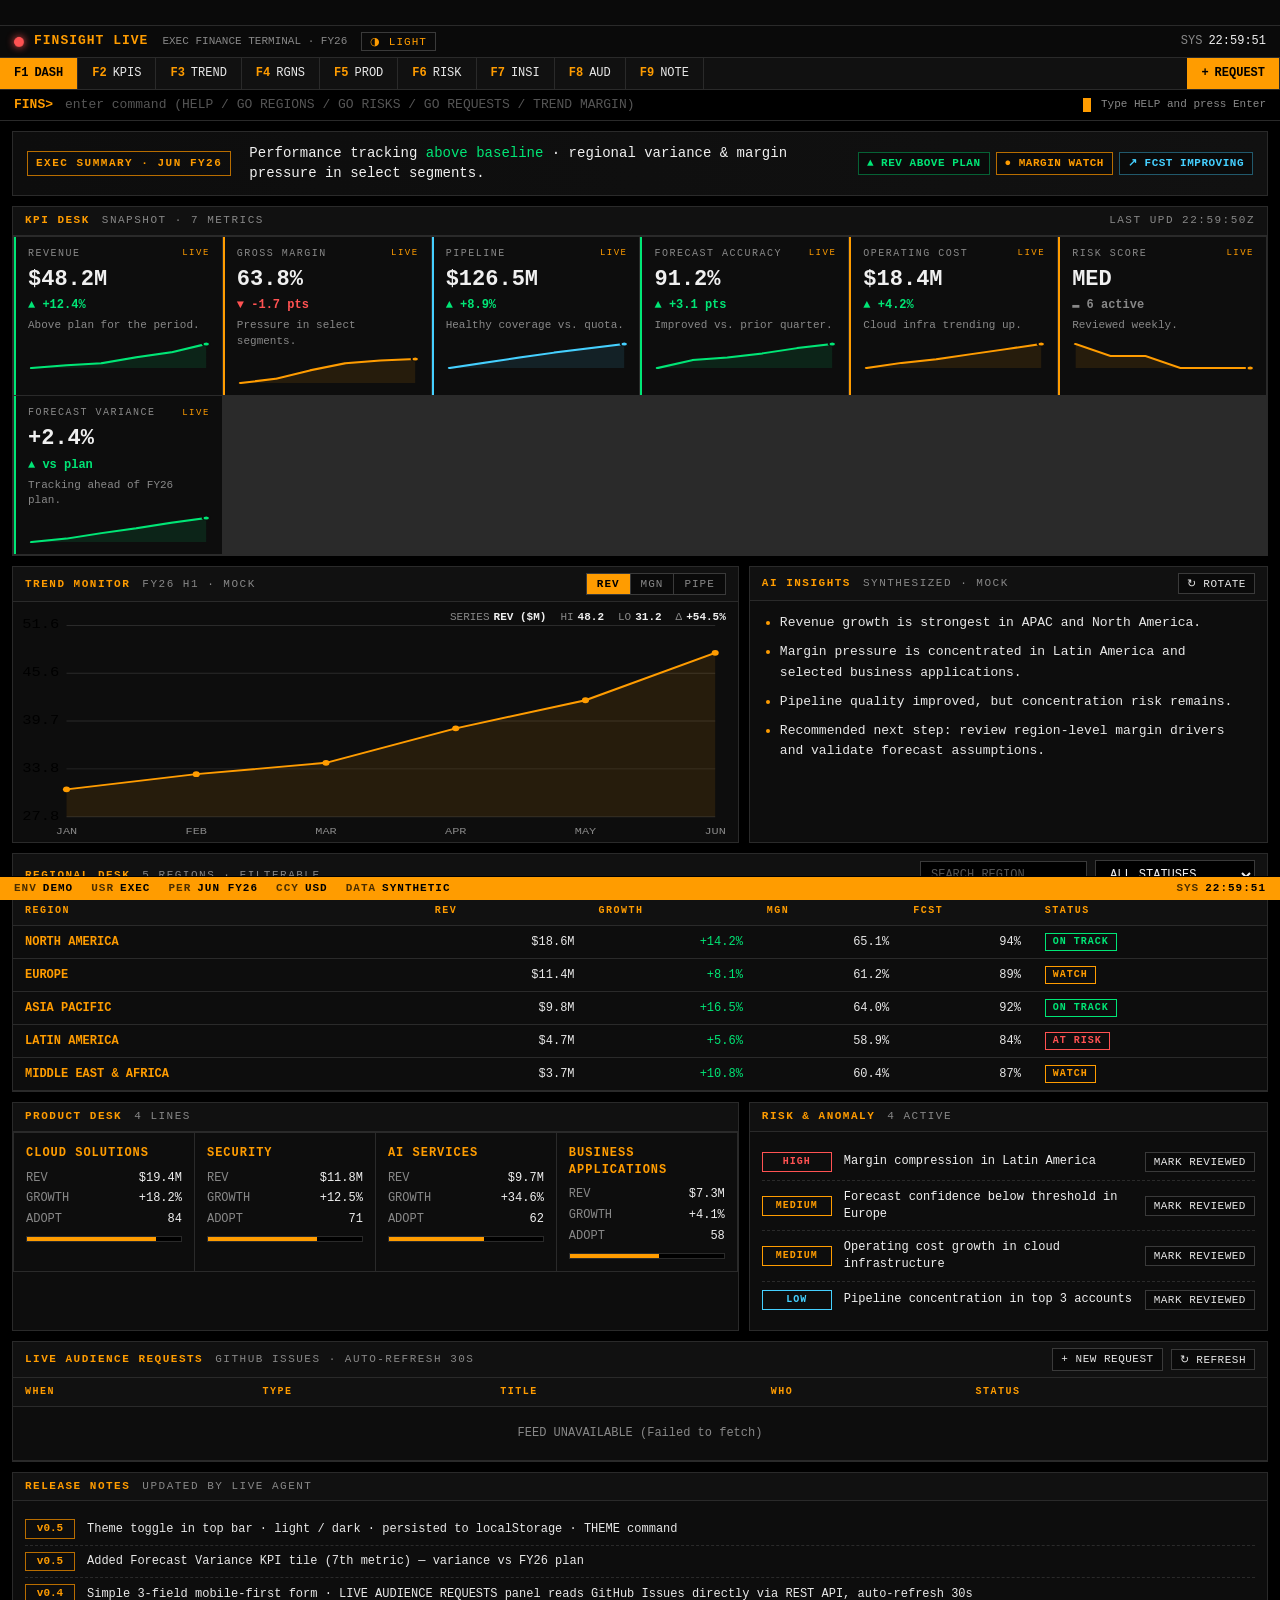
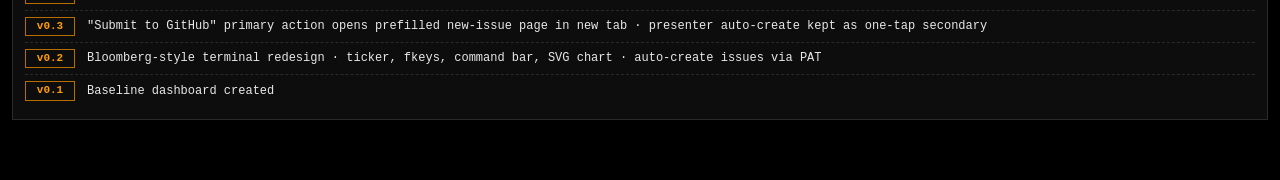
<file: index.html>
<!doctype html>
<html lang="en" data-theme="dark">
<head>
  <meta charset="utf-8" />
  <meta name="viewport" content="width=device-width, initial-scale=1" />
  <title>FINSIGHT LIVE · TERMINAL</title>
  <meta name="description" content="FinSight Live — Bloomberg-style executive terminal for live AI-assisted feature demos. Synthetic data only." />
  <script>(function(){try{var t=localStorage.getItem('finsight.theme')||'dark';document.documentElement.setAttribute('data-theme',t);}catch(e){}})();</script>
  <link rel="stylesheet" href="styles.css?v=0.7.0" />
</head>
<body>
  <a class="skip-link" href="#main">Skip to main content</a>

  <!-- TICKER TAPE -->
  <div class="ticker" aria-label="Ticker tape">
    <div class="ticker-track" id="ticker-track"></div>
  </div>

  <!-- TOP BAR -->
  <div class="terminal-bar" role="banner">
    <div class="brand">
      <span class="dot" aria-hidden="true"></span>
      <span>FINSIGHT&nbsp;LIVE</span>
      <span class="sub">EXEC FINANCE TERMINAL · FY26</span>
    </div>
    <button id="theme-toggle" class="theme-toggle" type="button" aria-label="Toggle light/dark theme" title="Toggle theme">◐ THEME</button>
    <div class="clock"><span class="lbl">SYS</span><span id="clock">--:--:--</span></div>
  </div>

  <!-- FUNCTION KEYS -->
  <nav class="fkeys" aria-label="Function keys">
    <a class="fkey active" href="#dashboard"><span class="k">F1</span> DASH</a>
    <a class="fkey" href="#kpis"><span class="k">F2</span> KPIS</a>
    <a class="fkey" href="#trend"><span class="k">F3</span> TREND</a>
    <a class="fkey" href="#regions"><span class="k">F4</span> RGNS</a>
    <a class="fkey" href="#products"><span class="k">F5</span> PROD</a>
    <a class="fkey" href="#risks"><span class="k">F6</span> RISK</a>
    <a class="fkey" href="#insights"><span class="k">F7</span> INSI</a>
    <a class="fkey" href="#audience"><span class="k">F8</span> AUD</a>
    <a class="fkey" href="#release"><span class="k">F9</span> NOTE</a>
    <a class="fkey primary" href="requests.html"><span class="k">+</span> REQUEST</a>
  </nav>

  <!-- COMMAND BAR -->
  <div class="cmd-bar">
    <span class="prompt">FINS&gt;</span>
    <input id="cmd" type="text" placeholder="enter command (HELP / GO REGIONS / GO RISKS / GO REQUESTS / TREND MARGIN)" aria-label="Command input" />
    <span class="cursor" aria-hidden="true"></span>
    <span class="hint">Type HELP and press Enter</span>
  </div>

  <main id="main">

    <!-- HERO STRIP -->
    <section class="hero" aria-labelledby="hero-title">
      <span class="label">EXEC SUMMARY · JUN FY26</span>
      <div class="summary" id="hero-title">
        Performance tracking <span class="green">above baseline</span> · regional variance & margin pressure in select segments.
      </div>
      <div class="chips">
        <span class="chip good">▲ REV ABOVE PLAN</span>
        <span class="chip warn">● MARGIN WATCH</span>
        <span class="chip info">↗ FCST IMPROVING</span>
      </div>
    </section>

    <!-- KPI DESK -->
    <section id="dashboard" class="panel" aria-labelledby="kpi-title">
      <div class="panel-head">
        <span class="title" id="kpi-title">KPI DESK</span>
        <span class="sub">SNAPSHOT · 7 METRICS</span>
        <span class="right muted" id="kpi-stamp"></span>
      </div>
      <div id="kpi-grid" class="kpi-grid" aria-live="polite"></div>
    </section>

    <!-- TREND + AI INSIGHTS side by side on desktop -->
    <div class="row-grid cols-2">
      <section id="trend" class="panel" aria-labelledby="trend-title">
        <div class="panel-head">
          <span class="title" id="trend-title">TREND MONITOR</span>
          <span class="sub">FY26 H1 · MOCK</span>
          <div class="right">
            <div class="toggle-group" role="tablist" aria-label="Series">
              <button class="toggle active" role="tab" aria-selected="true"  data-series="revenue">REV</button>
              <button class="toggle"        role="tab" aria-selected="false" data-series="margin">MGN</button>
              <button class="toggle"        role="tab" aria-selected="false" data-series="pipeline">PIPE</button>
            </div>
          </div>
        </div>
        <div class="panel-body tight">
          <div class="chart-wrap">
            <div class="chart-stat" id="chart-stat"></div>
            <svg class="chart-svg" id="chart-svg" viewBox="0 0 600 240" preserveAspectRatio="none" role="img" aria-label="Trend chart"></svg>
          </div>
        </div>
      </section>

      <section id="insights" class="panel" aria-labelledby="ins-title">
        <div class="panel-head">
          <span class="title" id="ins-title">AI INSIGHTS</span>
          <span class="sub">SYNTHESIZED · MOCK</span>
          <div class="right">
            <button class="btn sm" id="regen-insight">↻ ROTATE</button>
          </div>
        </div>
        <div class="panel-body">
          <ul class="insight-list" id="insight-list"></ul>
        </div>
      </section>
    </div>

    <!-- REGIONS -->
    <section id="regions" class="panel" aria-labelledby="reg-title">
      <div class="panel-head">
        <span class="title" id="reg-title">REGIONAL DESK</span>
        <span class="sub">5 REGIONS · FILTERABLE</span>
        <div class="right controls">
          <input id="region-search" class="input" type="search" placeholder="SEARCH REGION" aria-label="Search region" />
          <select id="region-status" class="input" aria-label="Filter by status">
            <option value="all">ALL STATUSES</option>
            <option value="On Track">ON TRACK</option>
            <option value="Watch">WATCH</option>
            <option value="At Risk">AT RISK</option>
          </select>
        </div>
      </div>
      <div class="panel-body tight">
        <table class="data-table">
          <thead>
            <tr>
              <th>REGION</th>
              <th class="num">REV</th>
              <th class="num">GROWTH</th>
              <th class="num">MGN</th>
              <th class="num">FCST</th>
              <th>STATUS</th>
            </tr>
          </thead>
          <tbody id="region-tbody"></tbody>
        </table>
      </div>
    </section>

    <!-- PRODUCTS + RISKS row -->
    <div class="row-grid cols-2">
      <section id="products" class="panel" aria-labelledby="prod-title">
        <div class="panel-head">
          <span class="title" id="prod-title">PRODUCT DESK</span>
          <span class="sub">4 LINES</span>
        </div>
        <div class="panel-body tight">
          <div id="prod-grid" class="prod-grid"></div>
        </div>
      </section>

      <section id="risks" class="panel" aria-labelledby="risk-title">
        <div class="panel-head">
          <span class="title" id="risk-title">RISK & ANOMALY</span>
          <span class="sub" id="risk-count"></span>
        </div>
        <div class="panel-body">
          <ul class="risk-list" id="risk-list"></ul>
        </div>
      </section>
    </div>

    <!-- LIVE AUDIENCE REQUESTS -->
    <section id="audience" class="panel" aria-labelledby="aud-title">
      <div class="panel-head">
        <span class="title" id="aud-title">LIVE AUDIENCE REQUESTS</span>
        <span class="sub">GITHUB ISSUES · AUTO-REFRESH 30s</span>
        <div class="right">
          <span class="muted" id="aud-stamp" style="font-size:10px;"></span>
          <a class="btn sm" href="requests.html">+ NEW REQUEST</a>
          <button class="btn sm" id="aud-refresh">↻ REFRESH</button>
        </div>
      </div>
      <div class="panel-body tight">
        <table class="data-table">
          <thead>
            <tr>
              <th>WHEN</th>
              <th>TYPE</th>
              <th>TITLE</th>
              <th>WHO</th>
              <th>STATUS</th>
            </tr>
          </thead>
          <tbody id="aud-tbody"><tr><td colspan="5" style="text-align:center;color:var(--dim);padding:18px;">LOADING…</td></tr></tbody>
        </table>
      </div>
    </section>

    <!-- RELEASE NOTES -->
    <section id="release" class="panel" aria-labelledby="rel-title">
      <div class="panel-head">
        <span class="title" id="rel-title">RELEASE NOTES</span>
        <span class="sub">UPDATED BY LIVE AGENT</span>
      </div>
      <div class="panel-body">
        <ul class="rel-list">
          <li><span class="ver">v0.5</span> Theme toggle in top bar · light / dark · persisted to localStorage · THEME command</li>
          <li><span class="ver">v0.5</span> Added Forecast Variance KPI tile (7th metric) — variance vs FY26 plan</li>
          <li><span class="ver">v0.4</span> Simple 3-field mobile-first form · LIVE AUDIENCE REQUESTS panel reads GitHub Issues directly via REST API, auto-refresh 30s</li>
          <li><span class="ver">v0.3</span> "Submit to GitHub" primary action opens prefilled new-issue page in new tab · presenter auto-create kept as one-tap secondary
          <li><span class="ver">v0.2</span> Bloomberg-style terminal redesign · ticker, fkeys, command bar, SVG chart · auto-create issues via PAT</li>
          <li><span class="ver">v0.1</span> Baseline dashboard created</li>
        </ul>
      </div>
    </section>
  </main>

  <!-- STATUS BAR -->
  <div class="status-bar" role="status" aria-live="off">
    <span class="seg"><span class="l">ENV</span> DEMO</span>
    <span class="seg"><span class="l">USR</span> EXEC</span>
    <span class="seg"><span class="l">PER</span> JUN FY26</span>
    <span class="seg"><span class="l">CCY</span> USD</span>
    <span class="seg"><span class="l">DATA</span> SYNTHETIC</span>
    <span class="seg right"><span class="l">SYS</span> <span id="clock2">--:--:--</span></span>
  </div>

  <script src="data.js?v=0.7.0"></script>
  <script src="app.js?v=0.7.0"></script>
</body>
</html>
</file>
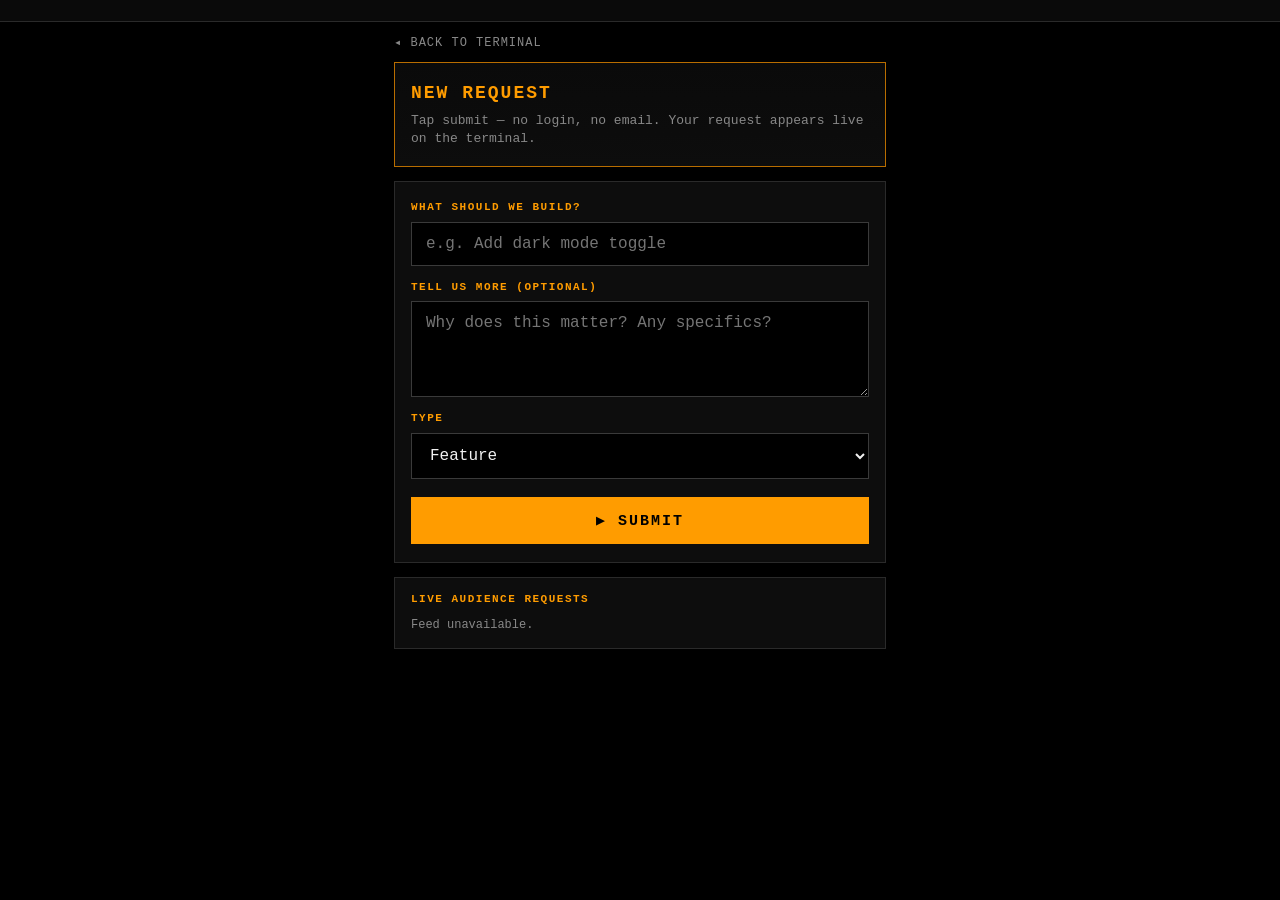
<file: requests.html>
<!doctype html>
<html lang="en" data-theme="dark">
<head>
  <meta charset="utf-8" />
  <meta name="viewport" content="width=device-width, initial-scale=1, viewport-fit=cover" />
  <title>FINSIGHT LIVE · NEW REQUEST</title>
  <meta name="description" content="Submit a feature idea or bug — no login needed." />
  <script>(function(){try{var t=localStorage.getItem('finsight.theme')||'dark';document.documentElement.setAttribute('data-theme',t);}catch(e){}})();</script>
  <link rel="stylesheet" href="styles.css?v=0.5.0" />
  <style>
    /* page-scoped tweaks so it's truly mobile-first */
    body { background: var(--bg); }
    .req-wrap { max-width: 520px; margin: 0 auto; padding: 12px 14px 80px; }
    .req-hero {
      padding: 18px 16px;
      border: 1px solid var(--amber-dim);
      background: linear-gradient(180deg, var(--bg-1) 0%, var(--panel) 100%);
      margin-bottom: 14px;
    }
    .req-hero h2 {
      margin: 0 0 6px; color: var(--amber);
      font-size: 18px; letter-spacing: 2px;
    }
    .req-hero p { margin: 0; color: var(--dim); font-size: 13px; }
    .req-card {
      background: var(--panel);
      border: 1px solid var(--border);
      padding: 18px 16px;
      margin-bottom: 14px;
    }
    .field { display: flex; flex-direction: column; gap: 6px; margin-bottom: 14px; }
    .field label {
      font-size: 11px; letter-spacing: 1.5px; text-transform: uppercase;
      color: var(--amber); font-weight: 700;
    }
    .field input, .field select, .field textarea {
      width: 100%;
      background: var(--bg);
      border: 1px solid var(--border-2);
      color: var(--white);
      padding: 12px 14px;
      font-family: var(--mono); font-size: 16px;  /* 16px prevents iOS zoom */
    }
    .field textarea { resize: vertical; min-height: 96px; }
    .field input:focus, .field select:focus, .field textarea:focus {
      outline: none; border-color: var(--amber);
      box-shadow: 0 0 0 2px rgba(255,156,0,0.15);
    }
    .submit-btn {
      width: 100%;
      background: var(--amber); color: #000; border: none;
      padding: 14px; font-family: var(--mono); font-size: 15px;
      font-weight: 700; letter-spacing: 2px; cursor: pointer;
      margin-top: 4px;
    }
    .submit-btn:hover { background: var(--white); }
    .submit-btn:active { transform: translateY(1px); }
    .submit-btn:disabled { opacity: 0.6; cursor: wait; }
    .submit-result {
      margin-top: 14px; padding: 12px 14px;
      font-size: 13px; display: none;
    }
    .submit-result.show { display: block; }
    .submit-result.good { background: rgba(0,230,118,0.08); border: 1px solid var(--green); color: var(--green); }
    .submit-result.err  { background: rgba(255,82,82,0.08); border: 1px solid var(--red); color: var(--red); }
    .submit-result a { color: inherit; text-decoration: underline; }

    .live-feed {
      background: var(--panel); border: 1px solid var(--border);
      padding: 14px 16px; margin-top: 14px;
    }
    .live-feed h3 {
      margin: 0 0 10px; color: var(--amber);
      font-size: 11px; letter-spacing: 1.5px;
    }
    .live-feed .feed-empty { color: var(--dim); font-size: 12px; }
    .live-feed ul { list-style: none; margin: 0; padding: 0; }
    .live-feed li {
      padding: 8px 0; border-bottom: 1px dashed var(--border);
      font-size: 13px; color: var(--white);
      display: flex; gap: 10px; align-items: flex-start;
    }
    .live-feed li:last-child { border-bottom: none; }
    .live-feed .tag {
      flex-shrink: 0; font-size: 10px; padding: 1px 6px;
      border: 1px solid var(--amber-dim); color: var(--amber);
      letter-spacing: 1px; font-weight: 700;
    }
    .live-feed .feed-meta {
      font-size: 11px; color: var(--dim); display: block; margin-top: 2px;
    }

    .presenter-drawer summary {
      display: none;
    }
    .badge {
      display: inline-block; font-size: 10px; padding: 2px 8px;
      letter-spacing: 1px; border: 1px solid;
    }
    .badge.good { color: var(--green); border-color: var(--green); }
    .badge.dim  { color: var(--dim); border-color: var(--border-2); }

    .nav-back {
      display: inline-flex; align-items: center; gap: 6px;
      color: var(--dim); font-size: 12px; text-decoration: none;
      margin-bottom: 10px; letter-spacing: 1px;
    }
    .nav-back:hover { color: var(--amber); }

    .ticker { height: 22px; }
    .ticker-track { line-height: 22px; font-size: 11px; }
    @media (max-width: 520px) {
      .req-hero { padding: 14px; }
      .req-card { padding: 14px; }
      .field input, .field select, .field textarea { padding: 11px 12px; }
    }
  </style>
</head>
<body>
  <!-- TICKER (kept slim for mobile) -->
  <div class="ticker" aria-label="Ticker tape">
    <div class="ticker-track" id="ticker-track"></div>
  </div>

  <div class="req-wrap">
    <a class="nav-back" href="index.html">◂ BACK TO TERMINAL</a>

    <!-- HERO -->
    <section class="req-hero">
      <h2>NEW REQUEST</h2>
      <p>Tap submit — no login, no email. Your request appears live on the terminal.</p>
    </section>

    <!-- FORM -->
    <section class="req-card">
      <form id="req-form" novalidate>
        <div class="field">
          <label for="f-title">What should we build?</label>
          <input id="f-title" type="text" required maxlength="120"
                 placeholder="e.g. Add dark mode toggle"
                 autocomplete="off" autocapitalize="sentences" />
        </div>

        <div class="field">
          <label for="f-desc">Tell us more (optional)</label>
          <textarea id="f-desc" maxlength="600"
                    placeholder="Why does this matter? Any specifics?"></textarea>
        </div>

        <div class="field">
          <label for="f-type">Type</label>
          <select id="f-type">
            <option value="Feature">Feature</option>
            <option value="Bug">Bug</option>
            <option value="UI polish">UI polish</option>
            <option value="Idea">Idea</option>
          </select>
        </div>

        <button type="submit" class="submit-btn" id="btn-submit">▶ SUBMIT</button>

        <div class="submit-result" id="result" role="status" aria-live="polite"></div>
      </form>
    </section>

    <!-- LIVE FEED (reads GitHub Issues) -->
    <section class="live-feed" aria-labelledby="feed-title">
      <h3 id="feed-title">LIVE AUDIENCE REQUESTS</h3>
      <div id="feed"><div class="feed-empty">Loading…</div></div>
    </section>
  </div>

  <script src="data.js?v=0.5.0"></script>
  <script src="requests.js?v=0.5.0"></script>
</body>
</html>
</file>
<file: styles.css>
/* FinSight Live — Bloomberg-style terminal theme
   Black canvas, amber primary, monospace, dense panels, sharp borders. */

:root, :root[data-theme="dark"] {
  --bg:         #000000;
  --bg-1:       #0a0a0a;
  --bg-2:       #111111;
  --bg-3:       #161616;
  --panel:      #0d0d0d;
  --panel-2:    #131313;
  --border:     #2a2a2a;
  --border-2:   #3a3a3a;
  --amber:      #ff9c00;
  --amber-dim:  #b86d00;
  --amber-soft: #5a3700;
  --green:      #00e676;
  --red:        #ff5252;
  --cyan:       #45d0ff;
  --magenta:    #ff5eae;
  --white:      #f0f0f0;
  --text:       #e8e8e8;
  --dim:        #888888;
  --dimmer:     #555555;
  --mono: "IBM Plex Mono", "JetBrains Mono", "Roboto Mono", "Consolas", "Cascadia Mono", "Courier New", monospace;
}

:root[data-theme="light"] {
  --bg:         #f4f1ea;
  --bg-1:       #ece7da;
  --bg-2:       #e2dcca;
  --bg-3:       #d8d0bb;
  --panel:      #fbf8f1;
  --panel-2:    #f0ebde;
  --border:     #c9c0a8;
  --border-2:   #b3a988;
  --amber:      #b35c00;
  --amber-dim:  #7a3f00;
  --amber-soft: #f1d8a8;
  --green:      #1f8a4d;
  --red:        #c0392b;
  --cyan:       #0078a8;
  --magenta:    #b8367a;
  --white:      #1a1a1a;
  --text:       #1f1f1f;
  --dim:        #5f5f5f;
  --dimmer:     #888888;
  --mono: "IBM Plex Mono", "JetBrains Mono", "Roboto Mono", "Consolas", "Cascadia Mono", "Courier New", monospace;
}

* { box-sizing: border-box; }
html, body { margin: 0; padding: 0; background: var(--bg); }
body {
  font-family: var(--mono);
  color: var(--text);
  font-size: 13px;
  line-height: 1.4;
  -webkit-font-smoothing: antialiased;
  min-height: 100vh;
  overflow-x: hidden;
}

a { color: var(--amber); text-decoration: none; }
a:hover { text-decoration: underline; }

.skip-link {
  position: absolute; left: -9999px; top: 0;
  background: var(--amber); color: var(--bg); padding: 6px 10px;
  font-weight: 700;
}
.skip-link:focus { left: 6px; top: 6px; z-index: 100; }

.sr-only { position: absolute; width: 1px; height: 1px; overflow: hidden; clip: rect(0 0 0 0); }
.muted { color: var(--dim); }
.amber { color: var(--amber); }
.green { color: var(--green); }
.red   { color: var(--red); }
.cyan  { color: var(--cyan); }

/* ---------- TICKER TAPE ---------- */
.ticker {
  background: var(--bg-1);
  border-bottom: 1px solid var(--border);
  overflow: hidden;
  height: 26px;
  position: relative;
}
.ticker-track {
  display: inline-flex;
  white-space: nowrap;
  animation: tickerScroll 60s linear infinite;
  line-height: 26px;
  font-size: 12px;
  padding-left: 100%;
}
.ticker-item { padding: 0 18px; color: var(--white); }
.ticker-item .sym { color: var(--amber); font-weight: 700; margin-right: 6px; }
.ticker-item .val { color: var(--white); margin-right: 4px; }
.ticker-item .chg.up   { color: var(--green); }
.ticker-item .chg.down { color: var(--red); }
.ticker-item .sep      { color: var(--dimmer); margin: 0 8px; }
@keyframes tickerScroll {
  0%   { transform: translateX(0); }
  100% { transform: translateX(-100%); }
}

/* ---------- TOP TERMINAL BAR ---------- */
.terminal-bar {
  background: var(--bg-1);
  border-bottom: 1px solid var(--border);
  padding: 6px 14px;
  display: flex; align-items: center; gap: 14px;
}
.terminal-bar .brand {
  display: flex; align-items: center; gap: 10px;
  color: var(--amber); font-weight: 700; letter-spacing: 1px;
}
.terminal-bar .brand .dot {
  width: 10px; height: 10px; background: var(--red);
  border-radius: 50%;
  display: inline-block; box-shadow: 0 0 8px var(--red);
  animation: livePulse 1.5s ease-in-out infinite;
  will-change: transform, opacity;
}
@keyframes livePulse {
  0%, 100% { transform: scale(1);   opacity: 1;   }
  50%      { transform: scale(1.4); opacity: 0.4; }
}
.terminal-bar .brand .sub {
  color: var(--dim); font-weight: 400; letter-spacing: 0;
  font-size: 11px; margin-left: 4px;
}
.terminal-bar .clock {
  margin-left: auto; color: var(--white); font-size: 12px;
}
.terminal-bar .clock .lbl { color: var(--dim); margin-right: 6px; }

/* theme toggle button */
.theme-toggle {
  background: transparent; border: 1px solid var(--border-2);
  color: var(--amber); padding: 2px 8px;
  font-family: var(--mono); font-size: 11px;
  cursor: pointer; letter-spacing: 1px; font-weight: 500;
}
.theme-toggle:hover { background: var(--amber-soft); border-color: var(--amber); }
.theme-toggle:focus-visible { outline: 1px solid var(--amber); outline-offset: 1px; }

/* function key row */
.fkeys {
  background: var(--bg-2);
  border-bottom: 1px solid var(--border);
  display: flex; flex-wrap: wrap; gap: 0;
}
.fkey {
  background: transparent; border: none;
  border-right: 1px solid var(--border);
  color: var(--text);
  padding: 7px 14px;
  font-family: var(--mono); font-size: 12px; cursor: pointer;
  display: flex; align-items: center; gap: 6px;
  text-decoration: none;
}
.fkey .k { color: var(--amber); font-weight: 700; }
.fkey:hover { background: var(--amber-soft); color: var(--amber); }
.fkey.active { background: var(--amber); color: var(--bg); font-weight: 700; }
.fkey.active .k { color: var(--bg); }
.fkey:focus-visible { outline: 1px solid var(--amber); outline-offset: -1px; }
.fkey.primary {
  margin-left: auto;
  background: var(--amber); color: var(--bg); font-weight: 700;
}
.fkey.primary .k { color: var(--bg); }
.fkey.primary:hover { background: var(--white); }

/* command bar */
.cmd-bar {
  background: var(--bg);
  border-bottom: 1px solid var(--border);
  padding: 6px 14px;
  display: flex; align-items: center; gap: 10px;
}
.cmd-bar .prompt { color: var(--amber); font-weight: 700; }
.cmd-bar input {
  flex: 1;
  background: transparent;
  border: none;
  color: var(--white);
  font-family: var(--mono); font-size: 13px;
  outline: none;
  caret-color: var(--amber);
}
.cmd-bar input::placeholder { color: var(--dimmer); }
.cmd-bar .hint { color: var(--dim); font-size: 11px; }
.cursor {
  display: inline-block; width: 8px; height: 14px;
  background: var(--amber); vertical-align: middle;
  animation: blink 1s steps(2, end) infinite;
}
@keyframes blink { 0%, 50% { opacity: 1; } 50.01%, 100% { opacity: 0; } }

/* ---------- MAIN ---------- */
main {
  padding: 10px 12px 50px;
  max-width: 1600px;
  margin: 0 auto;
}

/* PANEL */
.panel {
  background: var(--panel);
  border: 1px solid var(--border);
  margin-bottom: 10px;
}
.panel-head {
  background: var(--bg-2);
  border-bottom: 1px solid var(--border);
  padding: 6px 12px;
  display: flex; align-items: center; gap: 12px;
  font-size: 11px; letter-spacing: 1.5px; text-transform: uppercase;
}
.panel-head .title { color: var(--amber); font-weight: 700; }
.panel-head .sub   { color: var(--dim); font-weight: 400; }
.panel-head .right { margin-left: auto; display: flex; gap: 8px; align-items: center; }
.panel-body { padding: 12px; }
.panel-body.tight { padding: 0; }

/* GRID HELPERS */
.row-grid { display: grid; gap: 10px; }
.cols-2 { grid-template-columns: 1.4fr 1fr; }
.cols-3 { grid-template-columns: 2fr 1fr 1fr; }
@media (max-width: 900px) {
  .cols-2, .cols-3 { grid-template-columns: 1fr; }
}

/* HERO STRIP */
.hero {
  background: linear-gradient(90deg, var(--panel) 0%, var(--bg-2) 100%);
  border: 1px solid var(--border);
  padding: 12px 14px;
  margin-bottom: 10px;
  display: flex; gap: 18px; align-items: center; flex-wrap: wrap;
}
.hero .label {
  color: var(--amber); font-weight: 700; letter-spacing: 1.5px;
  font-size: 11px; text-transform: uppercase;
  padding: 4px 8px; border: 1px solid var(--amber-dim);
}
.hero .summary {
  color: var(--white); font-size: 14px; flex: 1; min-width: 280px;
}
.hero .chips { display: flex; flex-wrap: wrap; gap: 6px; }
.chip {
  display: inline-flex; align-items: center; gap: 6px;
  padding: 3px 8px;
  font-size: 11px; font-weight: 700;
  border: 1px solid var(--border-2);
  background: var(--bg-1);
  letter-spacing: 0.5px;
}
.chip.good { color: var(--green); border-color: rgba(0,230,118,0.4); }
.chip.warn { color: var(--amber); border-color: var(--amber-dim); }
.chip.info { color: var(--cyan);  border-color: rgba(69,208,255,0.4); }
.chip.bad  { color: var(--red);   border-color: rgba(255,82,82,0.4); }

/* KPI TILES */
.kpi-grid {
  display: grid;
  grid-template-columns: repeat(6, 1fr);
  gap: 1px;
  background: var(--border);
  border: 1px solid var(--border);
}
@media (max-width: 1200px) { .kpi-grid { grid-template-columns: repeat(3, 1fr); } }
@media (max-width: 640px)  { .kpi-grid { grid-template-columns: repeat(2, 1fr); } }

.kpi {
  background: var(--panel);
  padding: 10px 12px;
  border-left: 2px solid var(--amber-dim);
}
.kpi.good { border-left-color: var(--green); }
.kpi.warn { border-left-color: var(--amber); }
.kpi.bad  { border-left-color: var(--red); }
.kpi.info { border-left-color: var(--cyan); }

.kpi .k-label {
  color: var(--dim);
  font-size: 10px;
  letter-spacing: 1.5px; text-transform: uppercase;
  display: flex; justify-content: space-between; align-items: center;
}
.kpi .k-label .badge {
  color: var(--amber); font-size: 9px;
}
.kpi .k-value {
  color: var(--white); font-size: 22px; font-weight: 700;
  margin: 4px 0 2px;
  font-variant-numeric: tabular-nums;
}
.kpi .k-delta {
  font-size: 12px; font-weight: 700;
  font-variant-numeric: tabular-nums;
}
.kpi .k-delta.up   { color: var(--green); }
.kpi .k-delta.down { color: var(--red); }
.kpi .k-delta.flat { color: var(--dim); }
.kpi .k-note { color: var(--dim); font-size: 11px; margin-top: 4px; }

/* CHART (SVG line) */
.chart-wrap { position: relative; height: 240px; padding: 6px 6px 0; }
.chart-svg { width: 100%; height: 100%; display: block; }
.chart-grid line { stroke: var(--border); stroke-width: 1; }
.chart-axis text { fill: var(--dim); font-family: var(--mono); font-size: 10px; }
.chart-area  { fill: rgba(255,156,0,0.10); }
.chart-line  { fill: none; stroke: var(--amber); stroke-width: 2; }
.chart-line.green  { stroke: var(--green); }
.chart-line.cyan   { stroke: var(--cyan); }
.chart-area.green { fill: rgba(0,230,118,0.10); }
.chart-area.cyan  { fill: rgba(69,208,255,0.10); }
.chart-dot   { fill: var(--amber); }
.chart-dot.green { fill: var(--green); }
.chart-dot.cyan  { fill: var(--cyan); }
.chart-stat {
  position: absolute; top: 8px; right: 12px;
  display: flex; gap: 14px;
  font-size: 11px;
}
.chart-stat span { color: var(--dim); }
.chart-stat b { color: var(--white); font-weight: 700; margin-left: 4px; }

/* TOGGLE GROUP */
.toggle-group { display: inline-flex; border: 1px solid var(--border-2); }
.toggle {
  background: var(--bg-1); border: none; color: var(--dim);
  padding: 4px 10px; font-family: var(--mono); font-size: 11px;
  cursor: pointer; letter-spacing: 1px; text-transform: uppercase;
  border-right: 1px solid var(--border-2);
}
.toggle:last-child { border-right: none; }
.toggle:hover { color: var(--amber); }
.toggle.active { background: var(--amber); color: var(--bg); font-weight: 700; }
.toggle:focus-visible { outline: 1px solid var(--amber); outline-offset: -1px; }

/* INPUTS */
.input, select, textarea {
  background: var(--bg);
  border: 1px solid var(--border-2);
  color: var(--white);
  font-family: var(--mono); font-size: 12px;
  padding: 6px 10px;
  min-width: 160px;
}
.input:focus, select:focus, textarea:focus {
  outline: none; border-color: var(--amber);
}
.input::placeholder { color: var(--dimmer); }
select option { background: var(--bg); color: var(--white); }

/* BUTTONS */
.btn {
  background: var(--bg-1);
  border: 1px solid var(--border-2);
  color: var(--text);
  padding: 6px 12px;
  font-family: var(--mono); font-size: 12px;
  cursor: pointer;
  letter-spacing: 0.5px;
  display: inline-flex; align-items: center; gap: 6px;
}
.btn:hover { border-color: var(--amber); color: var(--amber); }
.btn:focus-visible { outline: 1px solid var(--amber); outline-offset: 1px; }
.btn.primary {
  background: var(--amber); color: var(--bg); border-color: var(--amber); font-weight: 700;
}
.btn.primary:hover { background: var(--white); border-color: var(--white); color: var(--bg); }
.btn.danger { border-color: rgba(255,82,82,0.4); color: var(--red); }
.btn.danger:hover { background: rgba(255,82,82,0.1); color: var(--red); border-color: var(--red); }
.btn.sm { padding: 3px 8px; font-size: 11px; }
.btn.success { background: var(--green); color: var(--bg); border-color: var(--green); font-weight: 700; }

/* CONTROLS */
.controls { display: flex; gap: 8px; flex-wrap: wrap; align-items: center; }

/* TABLE (DATA DESK) */
.data-table {
  width: 100%;
  border-collapse: collapse;
  font-family: var(--mono); font-size: 12px;
}
.data-table th, .data-table td {
  padding: 7px 12px;
  text-align: left;
  border-bottom: 1px solid var(--border);
  font-variant-numeric: tabular-nums;
}
.data-table th {
  background: var(--bg-2);
  color: var(--amber); font-weight: 700;
  font-size: 10px; letter-spacing: 1.5px; text-transform: uppercase;
}
.data-table tbody tr:hover { background: var(--bg-2); }
.data-table td.num { text-align: right; }

.status-pill {
  display: inline-block; padding: 1px 7px; font-size: 10px; font-weight: 700;
  letter-spacing: 1px; text-transform: uppercase;
  border: 1px solid;
}
.status-pill.on-track { color: var(--green); border-color: var(--green); }
.status-pill.watch    { color: var(--amber); border-color: var(--amber); }
.status-pill.at-risk  { color: var(--red);   border-color: var(--red); }

/* PRODUCT TILES */
.prod-grid {
  display: grid;
  grid-template-columns: repeat(4, 1fr);
  gap: 1px;
  background: var(--border);
  border: 1px solid var(--border);
}
@media (max-width: 900px) { .prod-grid { grid-template-columns: repeat(2, 1fr); } }
@media (max-width: 500px) { .prod-grid { grid-template-columns: 1fr; } }
.prod {
  background: var(--panel);
  padding: 12px;
}
.prod h4 {
  margin: 0 0 8px; font-size: 12px; color: var(--amber);
  letter-spacing: 1px; text-transform: uppercase;
}
.prod .row { display: flex; justify-content: space-between; font-size: 12px; margin-bottom: 4px; }
.prod .row .l { color: var(--dim); }
.prod .row .v { color: var(--white); font-variant-numeric: tabular-nums; }
.prod .bar {
  margin-top: 8px; height: 6px; background: var(--bg);
  border: 1px solid var(--border);
}
.prod .bar > span {
  display: block; height: 100%;
  background: var(--amber);
}

/* RISK LIST */
.risk-list { list-style: none; margin: 0; padding: 0; }
.risk-item {
  display: flex; align-items: center; gap: 12px;
  padding: 8px 0;
  border-bottom: 1px dashed var(--border);
  font-size: 12px;
}
.risk-item:last-child { border-bottom: none; }
.risk-item .risk-text { flex: 1; color: var(--white); }
.risk-item.reviewed .risk-text { color: var(--dimmer); text-decoration: line-through; }
.sev {
  display: inline-flex; padding: 2px 8px; font-size: 10px; font-weight: 700;
  letter-spacing: 1px; text-transform: uppercase;
  border: 1px solid; min-width: 70px; justify-content: center;
}
.sev.low    { color: var(--cyan);  border-color: var(--cyan); }
.sev.medium { color: var(--amber); border-color: var(--amber); }
.sev.high   { color: var(--red);   border-color: var(--red); }

/* INSIGHTS */
.insight-list { margin: 0; padding-left: 18px; }
.insight-list li { margin-bottom: 8px; line-height: 1.6; color: var(--text); }
.insight-list li::marker { color: var(--amber); }

/* RELEASE NOTES */
.rel-list { list-style: none; margin: 0; padding: 0; font-size: 12px; }
.rel-list li {
  padding: 6px 0; border-bottom: 1px dashed var(--border);
  display: flex; gap: 12px; align-items: center;
}
.rel-list li:last-child { border-bottom: none; }
.rel-list .ver {
  color: var(--amber); font-weight: 700; min-width: 50px;
  border: 1px solid var(--amber-dim); text-align: center;
  padding: 1px 4px; font-size: 11px;
}

/* STATUS BAR */
.status-bar {
  position: fixed; bottom: 0; left: 0; right: 0;
  background: var(--amber);
  color: var(--bg);
  font-family: var(--mono); font-size: 11px; font-weight: 700;
  padding: 4px 14px;
  display: flex; gap: 18px; align-items: center;
  border-top: 1px solid var(--bg);
  letter-spacing: 1px;
  z-index: 60;
}
.status-bar .seg { display: flex; gap: 6px; align-items: center; }
.status-bar .seg .l { opacity: 0.7; }
.status-bar .seg.right { margin-left: auto; }

/* REQUESTS PAGE */
.page-head {
  padding: 12px 14px;
  border-bottom: 1px solid var(--border);
  background: var(--bg-1);
}
.page-head h2 {
  margin: 0; color: var(--amber);
  font-size: 14px; letter-spacing: 1.5px; text-transform: uppercase;
}
.page-head p { margin: 4px 0 0; color: var(--dim); font-size: 12px; }
.page-wrap { padding: 10px 12px 60px; max-width: 1600px; margin: 0 auto; }

.notice {
  border: 1px solid var(--cyan); color: var(--cyan);
  background: rgba(69,208,255,0.06);
  padding: 8px 12px;
  font-size: 12px; margin-bottom: 10px;
}
.notice.warn { border-color: var(--amber); color: var(--amber); background: rgba(255,156,0,0.06); }
.notice.good { border-color: var(--green); color: var(--green); background: rgba(0,230,118,0.06); }
.notice.err  { border-color: var(--red);   color: var(--red);   background: rgba(255,82,82,0.06); }

.form-grid { display: grid; grid-template-columns: 1fr 1fr; gap: 10px; }
.form-row  { display: flex; flex-direction: column; gap: 4px; }
.form-row.full { grid-column: 1 / -1; }
.form-row label {
  font-size: 10px; letter-spacing: 1.5px; text-transform: uppercase; color: var(--amber);
}
.form-row .input, .form-row select, .form-row textarea {
  width: 100%;
  background: var(--bg);
  border: 1px solid var(--border-2);
  color: var(--white);
  padding: 7px 10px;
  font-family: var(--mono); font-size: 13px;
}
.form-row textarea { resize: vertical; min-height: 70px; }
.form-row .input:focus, .form-row select:focus, .form-row textarea:focus {
  outline: none; border-color: var(--amber);
}

.checkbox-row {
  display: flex; align-items: center; gap: 8px;
  font-size: 12px; color: var(--text);
  border: 1px solid var(--border); padding: 8px 10px; background: var(--bg-1);
}
.checkbox-row input[type="checkbox"] {
  width: 16px; height: 16px; accent-color: var(--amber);
}

.form-actions {
  display: flex; gap: 8px; flex-wrap: wrap; margin-top: 12px;
  padding-top: 12px; border-top: 1px dashed var(--border);
}
.error-msg { color: var(--red); font-size: 12px; margin-top: 8px; min-height: 16px; }

.issue-output { margin-top: 14px; display: none; }
.issue-output.visible { display: block; }
.issue-output textarea {
  width: 100%; min-height: 220px;
  background: var(--bg);
  border: 1px solid var(--border-2);
  color: var(--green);
  padding: 10px;
  font-family: var(--mono); font-size: 12px;
}

/* QUEUE */
.queue-grid {
  display: grid; grid-template-columns: repeat(auto-fit, minmax(280px, 1fr)); gap: 1px;
  background: var(--border); border: 1px solid var(--border);
}
.queue-card {
  background: var(--panel);
  padding: 12px;
  display: flex; flex-direction: column; gap: 6px;
}
.queue-card.sample {
  background: var(--bg-1);
  border-left: 2px dashed var(--amber-dim);
}
.queue-card .qhead {
  display: flex; align-items: flex-start; justify-content: space-between; gap: 6px;
}
.queue-card h4 {
  margin: 0; font-size: 13px; color: var(--white); flex: 1;
}
.queue-card .qmeta {
  font-size: 11px; color: var(--dim);
  display: flex; flex-wrap: wrap; gap: 8px;
}
.queue-card .qactions { display: flex; gap: 4px; flex-wrap: wrap; margin-top: 4px; }
.tag {
  display: inline-flex; padding: 1px 6px;
  font-size: 10px; font-weight: 700; letter-spacing: 1px; text-transform: uppercase;
  border: 1px solid var(--border-2); color: var(--dim);
}
.tag.priority-Low    { color: var(--cyan);  border-color: var(--cyan); }
.tag.priority-Medium { color: var(--amber); border-color: var(--amber); }
.tag.priority-High   { color: var(--red);   border-color: var(--red); }
.tag.type-Feature       { color: var(--amber);   border-color: var(--amber); }
.tag.type-Bug           { color: var(--red);     border-color: var(--red); }
.tag.type-Performance   { color: var(--green);   border-color: var(--green); }
.tag.type-Accessibility { color: var(--cyan);    border-color: var(--cyan); }
.tag.gh-synced { color: var(--green); border-color: var(--green); }

.queue-empty {
  text-align: center; padding: 22px; color: var(--dim); font-size: 12px;
  background: var(--panel);
}

/* token panel */
.token-panel {
  background: var(--panel);
  border: 1px solid var(--border);
  padding: 12px;
  margin-bottom: 10px;
}
.token-panel summary {
  cursor: pointer;
  color: var(--amber);
  font-size: 11px; letter-spacing: 1.5px; text-transform: uppercase;
  font-weight: 700;
  outline: none;
}
.token-panel summary::-webkit-details-marker { color: var(--amber); }
.token-panel .body { margin-top: 10px; display: flex; flex-direction: column; gap: 8px; font-size: 12px; }
.token-panel .row { display: flex; gap: 8px; align-items: center; flex-wrap: wrap; }
.token-panel .row .input { flex: 1; min-width: 200px; }
.token-panel .status {
  font-size: 11px; padding: 4px 8px; border: 1px solid;
  letter-spacing: 1px; text-transform: uppercase; font-weight: 700;
}
.token-panel .status.connected { color: var(--green); border-color: var(--green); }
.token-panel .status.disconnected { color: var(--dim); border-color: var(--border-2); }
.token-panel .help {
  color: var(--dim); font-size: 11px; line-height: 1.5;
}
.token-panel .help code {
  color: var(--amber); background: var(--bg); padding: 1px 5px; border: 1px solid var(--border);
}

/* TOAST */
.toast {
  position: fixed; bottom: 30px; right: 14px; z-index: 80;
  background: var(--bg-1); color: var(--white);
  border: 1px solid var(--amber);
  padding: 10px 14px; font-size: 12px;
  font-family: var(--mono);
  max-width: 360px;
  box-shadow: 0 0 0 1px var(--bg);
}
.toast.good { border-color: var(--green); }
.toast.err  { border-color: var(--red); }

/* ---------- LIVE SIMULATION (issue #10) ---------- */
.ticker-item .val {
  display: inline-block;
  padding: 0 2px;
  border-radius: 2px;
  transition: background 200ms ease-out, color 200ms ease-out;
}
.ticker-item.flash .val {
  animation: tickerValueFlash 220ms ease-out;
}
@keyframes tickerValueFlash {
  0%   { background: rgba(255, 156, 0, 0.55); color: var(--amber); }
  100% { background: rgba(255, 156, 0, 0);    color: var(--white); }
}
.kpi .k-label .badge.flash {
  background: var(--amber); color: var(--bg);
  padding: 0 4px; border-radius: 2px;
  animation: kpiBadgeFlash 420ms ease-out;
}
@keyframes kpiBadgeFlash {
  0%   { background: var(--amber); color: var(--bg);    box-shadow: 0 0 6px var(--amber); }
  100% { background: transparent;  color: var(--amber); box-shadow: none;                 }
}

/* KPI SPARKLINES */
.kpi-spark {
  display: block;
  width: 100%;
  height: 28px;
  margin-top: 8px;
  overflow: visible;
}
.kpi-spark .spark-area {
  stroke: none;
}
.kpi-spark .spark-line {
  fill: none;
  stroke-width: 2;
  stroke-linecap: round;
  stroke-linejoin: round;
  animation: kpiSparkDraw 400ms ease-out forwards;
}
.kpi-spark .spark-dot {
  stroke: var(--panel);
  stroke-width: 1;
}
.kpi-spark.good .spark-line { stroke: var(--green); }
.kpi-spark.warn .spark-line { stroke: var(--amber); }
.kpi-spark.info .spark-line { stroke: var(--cyan); }
.kpi-spark.bad .spark-line  { stroke: var(--red); }
.kpi-spark.good .spark-dot { fill: var(--green); }
.kpi-spark.warn .spark-dot { fill: var(--amber); }
.kpi-spark.info .spark-dot { fill: var(--cyan); }
.kpi-spark.bad .spark-dot  { fill: var(--red); }
.kpi-spark.good .spark-area { fill: rgba(0,230,118,0.10); }
.kpi-spark.warn .spark-area { fill: rgba(255,156,0,0.10); }
.kpi-spark.info .spark-area { fill: rgba(69,208,255,0.10); }
.kpi-spark.bad .spark-area  { fill: rgba(255,82,82,0.10); }
@keyframes kpiSparkDraw {
  to { stroke-dashoffset: 0; }
}

@media (prefers-reduced-motion: reduce) {
  .terminal-bar .brand .dot,
  .ticker-track,
  .ticker-item.flash .val,
  .kpi .k-label .badge.flash,
  .kpi-spark .spark-line {
    animation: none !important;
  }
  .kpi-spark .spark-line { stroke-dashoffset: 0 !important; }
  .ticker-item.flash .val { background: transparent; }
  .kpi .k-label .badge.flash { background: transparent; color: var(--amber); box-shadow: none; }
}

/* RESPONSIVE TWEAKS */
@media (max-width: 720px) {
  .terminal-bar .brand .sub { display: none; }
  .terminal-bar { padding: 6px 10px; gap: 8px; }
  .fkeys { overflow-x: auto; flex-wrap: nowrap; }
  .fkey { padding: 7px 10px; flex-shrink: 0; }
  .fkey.primary { margin-left: 0; }
  .hero { flex-direction: column; align-items: flex-start; }
  .form-grid { grid-template-columns: 1fr; }
  .status-bar { font-size: 10px; gap: 10px; padding: 4px 8px; overflow-x: auto; }
}
</file>
